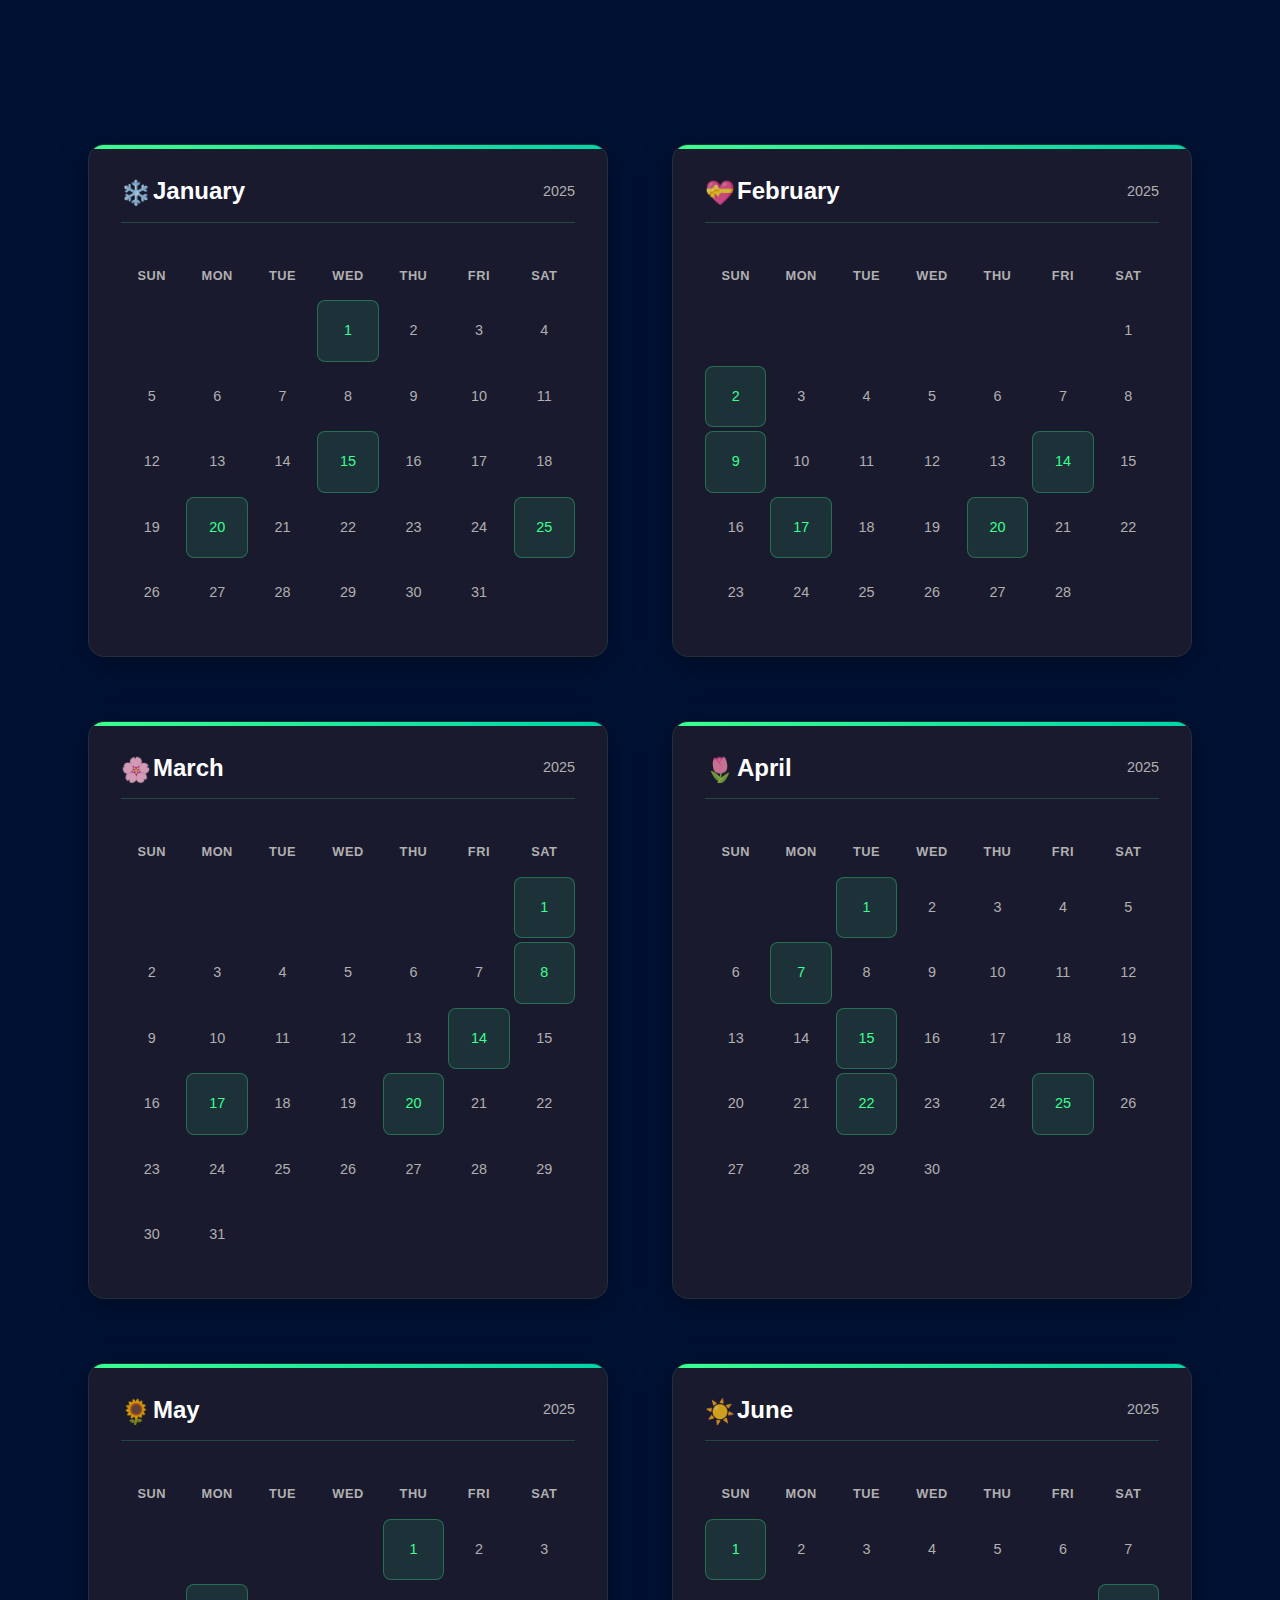
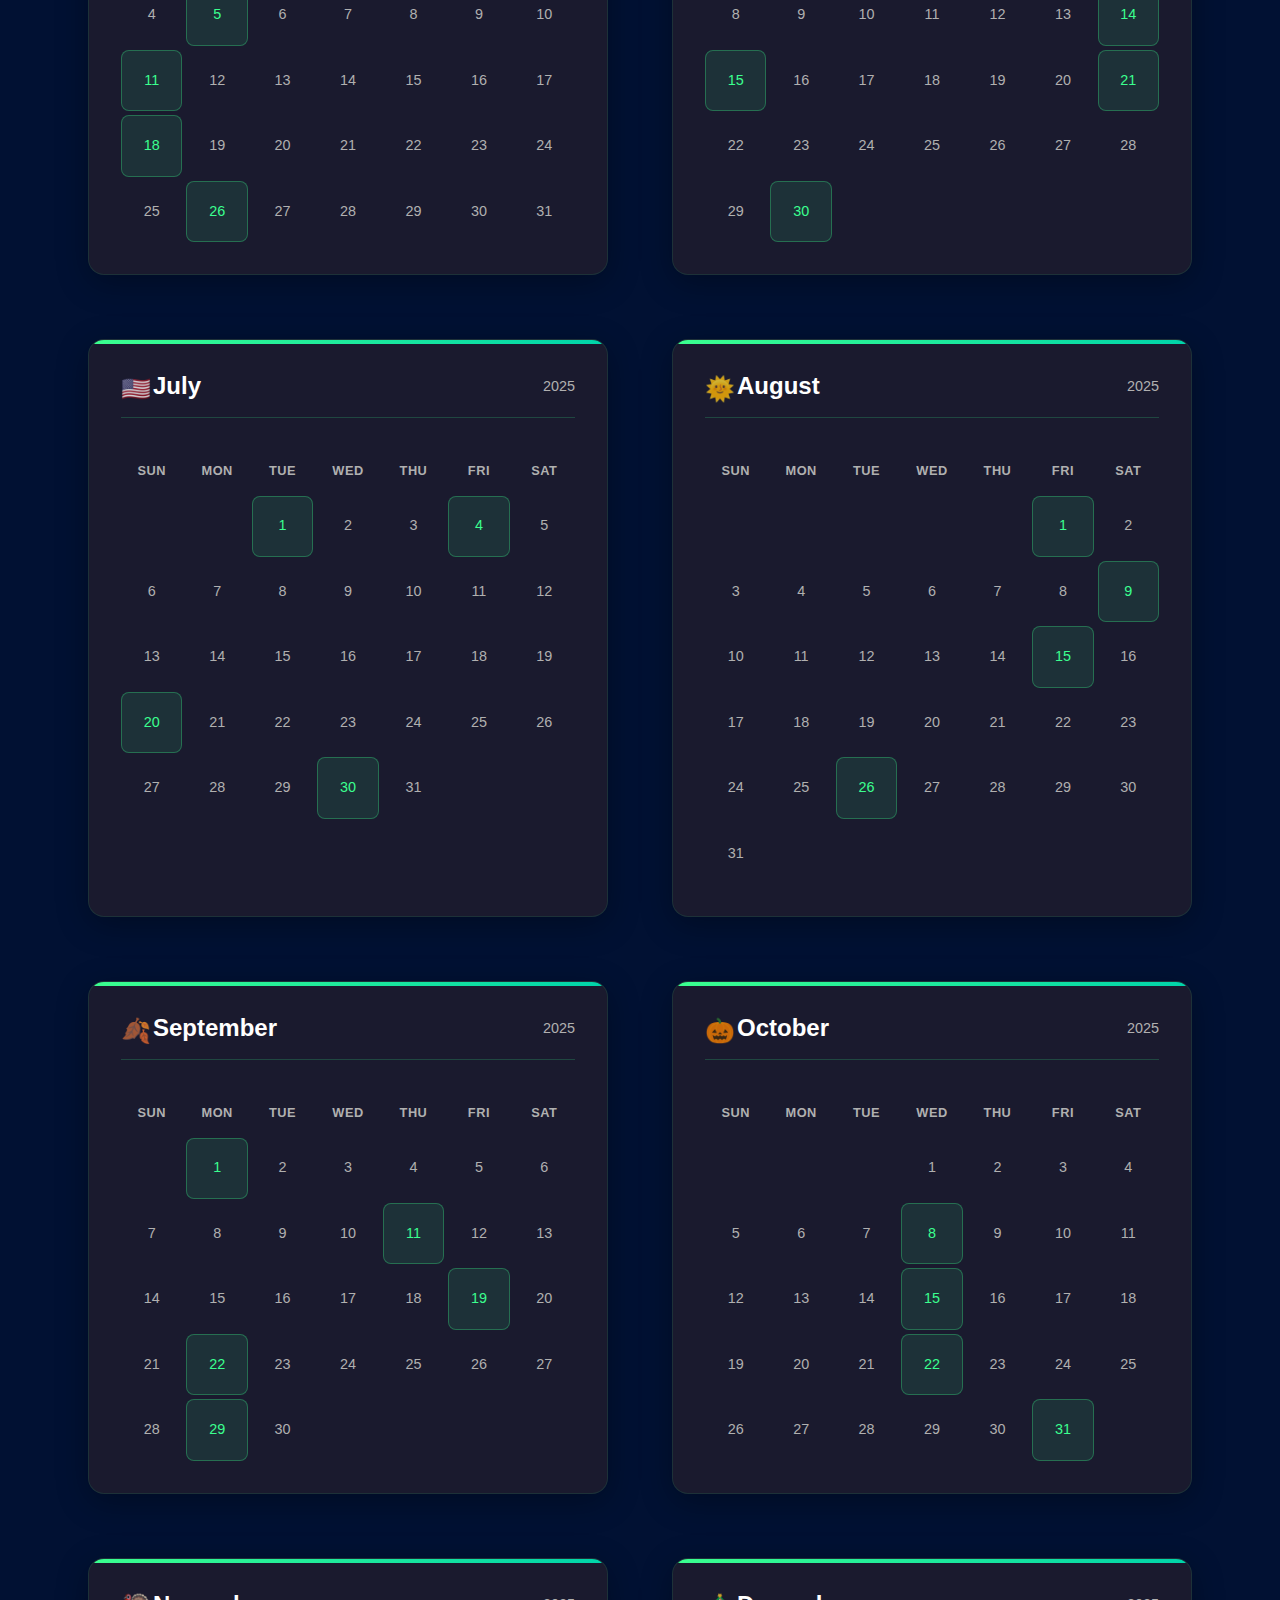
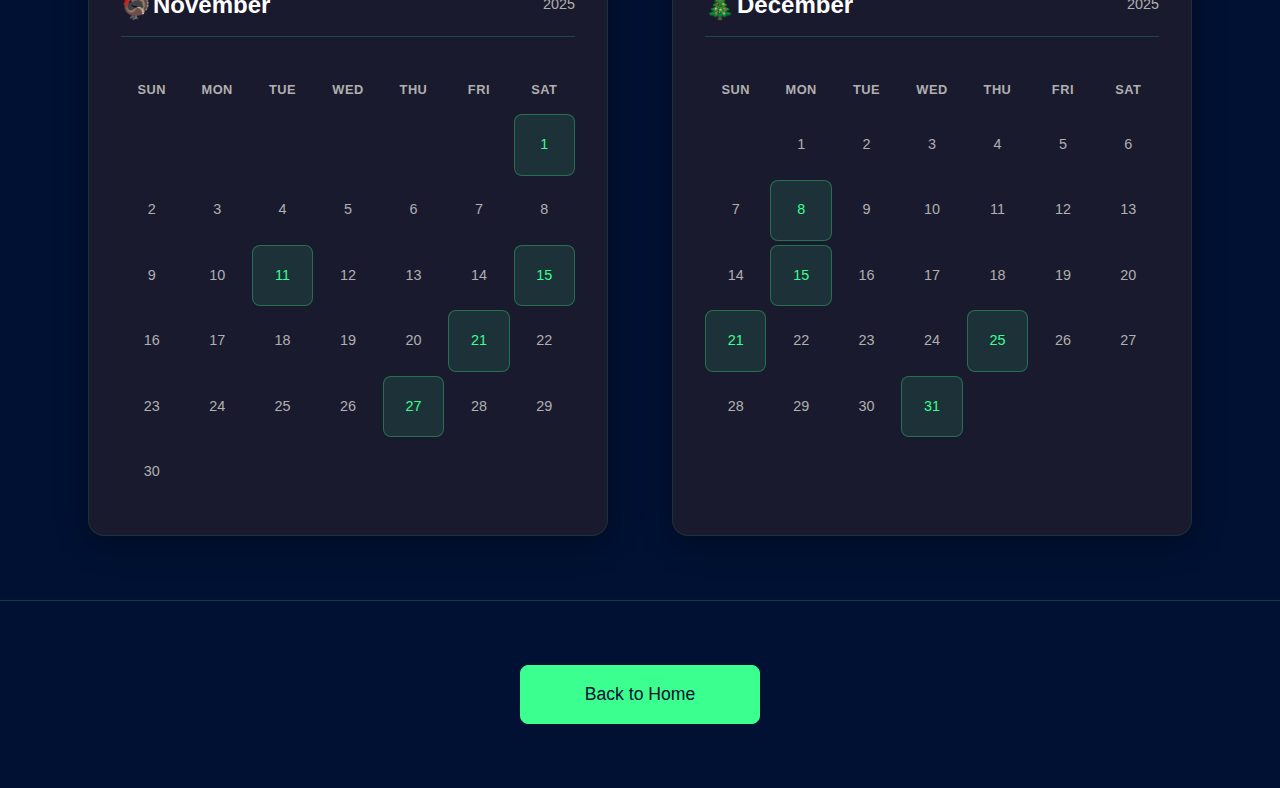
<file: calendar.html>
<!DOCTYPE html>
<html lang="en">
<head>
    <meta charset="UTF-8">
    <meta name="viewport" content="width=device-width, initial-scale=1.0, maximum-scale=1.0, user-scalable=no">
    <title>Fencing Business Marketing Calendar 2025 | Fencode Studio</title>
    <meta name="description" content="Interactive marketing calendar for fencing businesses. Get daily inspiration for social media posts, promotions, and content ideas throughout 2025.">
    <meta name="keywords" content="fencing business calendar, marketing calendar, social media calendar, fence company promotions, business marketing ideas">
    <meta name="author" content="Fencode Studio">
    <meta name="robots" content="index, follow">
    <meta name="language" content="en">
    <meta name="revisit-after" content="7 days">
    <link rel="canonical" href="https://fencodestudio.com/calendar.html">
    <link rel="sitemap" type="application/xml" title="Sitemap" href="https://fencodestudio.com/sitemap.xml">
    
    <!-- Open Graph / Facebook -->
    <meta property="og:type" content="website">
    <meta property="og:url" content="https://fencodestudio.com/calendar.html">
    <meta property="og:title" content="Fencing Business Marketing Calendar 2025 | Fencode Studio">
    <meta property="og:description" content="Interactive marketing calendar for fencing businesses. Get daily inspiration for social media posts, promotions, and content ideas throughout 2025.">
    <meta property="og:image" content="https://fencodestudio.com/Pictures/opengraphFencode.jpg">
    
    <!-- Twitter -->
    <meta property="twitter:card" content="summary_large_image">
    <meta property="twitter:url" content="https://fencodestudio.com/calendar.html">
    <meta property="twitter:title" content="Fencing Business Marketing Calendar 2025 | Fencode Studio">
    <meta property="twitter:description" content="Interactive marketing calendar for fencing businesses. Get daily inspiration for social media posts, promotions, and content ideas throughout 2025.">
    <meta property="twitter:image" content="https://fencodestudio.com/Pictures/opengraphFencode.jpg">
    
    <!-- Favicon -->
    <link rel="apple-touch-icon" sizes="180x180" href="favicon_io/apple-touch-icon.png">
    <link rel="icon" type="image/png" sizes="32x32" href="favicon_io/favicon-32x32.png">
    <link rel="icon" type="image/png" sizes="16x16" href="favicon_io/favicon-16x16.png">
    <link rel="manifest" href="favicon_io/site.webmanifest">
    
    <!-- Preconnect for performance -->
    <link rel="preconnect" href="https://fonts.googleapis.com">
    <link rel="preconnect" href="https://fonts.gstatic.com" crossorigin>
    <link rel="preconnect" href="https://assets.calendly.com">
    
    <!-- Fonts -->
    <link href="https://fonts.googleapis.com/css2?family=Inter:wght@300;400;500;600;700&display=swap" rel="stylesheet">
    
    <!-- Styles -->
    <link rel="stylesheet" href="styles.css">
    <link rel="stylesheet" href="calendar-styles.css">
    
    <!-- JSON-LD Structured Data -->
    <script type="application/ld+json">
    {
        "@context": "https://schema.org",
        "@type": "Organization",
        "name": "Fencode Studio",
        "url": "https://fencodestudio.com",
        "logo": "https://fencodestudio.com/Pictures/logosauglovima.png",
        "description": "Professional web design agency specializing in modern websites for fencing companies",
        "address": {
            "@type": "PostalAddress",
            "addressCountry": "US"
        },
        "contactPoint": {
            "@type": "ContactPoint",
            "email": "contact@fencodestudio.com",
            "contactType": "customer service"
        },
        "sameAs": [
            "https://fencodestudio.com"
        ]
    }
    </script>
</head>
<body>
    <!-- Calendar Container -->
    <section class="calendar-section" aria-label="Interactive Calendar">
        <div class="container">
            <div class="calendar-grid" id="calendar-grid">
                <!-- Calendar months will be generated by JavaScript -->
            </div>
        </div>
    </section>

    <!-- Back to Home Button -->
    <div class="back-to-home-container">
        <a href="index.html" class="btn btn-primary">Back to Home</a>
    </div>

    <!-- Event Modal -->
    <div class="event-modal" id="event-modal">
        <div class="event-modal-overlay" id="event-modal-overlay"></div>
        <div class="event-modal-container">
            <div class="event-modal-header">
                <h3 class="event-modal-title" id="event-modal-title"></h3>
                <button class="event-modal-close" id="event-modal-close" aria-label="Close event details">&times;</button>
            </div>
            <div class="event-modal-content">
                <div class="event-date" id="event-date"></div>
                <div class="event-description" id="event-description"></div>
            </div>
        </div>
    </div>

    <!-- Scripts -->
    <script src="script.js"></script>
    <script src="calendar-script.js"></script>
</body>
</html>
</file>
<file: calendar-styles.css>
/* Calendar Page Styles */
:root {
    --calendar-bg: #011133;
    --calendar-accent: #3bff8f;
    --calendar-text: #ffffff;
    --calendar-text-secondary: #b0b0b0;
    --calendar-border: #1a1a2e;
    --calendar-hover: #16213e;
    --calendar-shadow: rgba(0, 0, 0, 0.3);
}



/* Calendar Section */
.calendar-section {
    background: var(--calendar-bg);
    padding: var(--spacing-xl) 0;
    min-height: 100vh;
    margin-top: 80px;
}


/* Calendar Grid */
.calendar-grid {
    display: grid;
    grid-template-columns: repeat(auto-fit, minmax(350px, 1fr));
    gap: var(--spacing-xl);
    max-width: 1400px;
    margin: 0 auto;
    padding: 0 var(--spacing-lg);
}

/* Month Card */
.month-card {
    background: var(--calendar-border);
    border-radius: 16px;
    padding: var(--spacing-lg);
    box-shadow: 0 8px 32px var(--calendar-shadow);
    border: 1px solid rgba(59, 255, 143, 0.1);
    transition: all 0.3s ease;
    position: relative;
    overflow: hidden;
}

.month-card::before {
    content: '';
    position: absolute;
    top: 0;
    left: 0;
    right: 0;
    height: 4px;
    background: linear-gradient(90deg, var(--calendar-accent), #00d4aa);
}

.month-card:hover {
    transform: translateY(-4px);
    box-shadow: 0 12px 40px var(--calendar-shadow);
    border-color: rgba(59, 255, 143, 0.3);
}

.month-header {
    display: flex;
    align-items: center;
    justify-content: space-between;
    margin-bottom: var(--spacing-lg);
    padding-bottom: var(--spacing-md);
    border-bottom: 1px solid rgba(59, 255, 143, 0.2);
}

.month-title {
    font-size: 1.5rem;
    font-weight: 600;
    color: var(--calendar-text);
    display: flex;
    align-items: center;
    gap: var(--spacing-sm);
}

.month-icon {
    width: 24px;
    height: 24px;
    opacity: 0.8;
}

.month-year {
    color: var(--calendar-text-secondary);
    font-size: 0.9rem;
}

/* Days Grid */
.days-grid {
    display: grid;
    grid-template-columns: repeat(7, 1fr);
    gap: 4px;
}

.day-header {
    text-align: center;
    font-size: 0.8rem;
    font-weight: 600;
    color: var(--calendar-text-secondary);
    padding: var(--spacing-sm);
    text-transform: uppercase;
    letter-spacing: 0.5px;
}

.day-cell {
    aspect-ratio: 1;
    display: flex;
    align-items: center;
    justify-content: center;
    border-radius: 8px;
    cursor: pointer;
    transition: all 0.2s ease;
    position: relative;
    font-size: 0.9rem;
    font-weight: 500;
    color: var(--calendar-text-secondary);
    background: transparent;
    border: 1px solid transparent;
}

.day-cell:hover {
    background: var(--calendar-hover);
    color: var(--calendar-text);
    transform: scale(1.05);
}

.day-cell.has-event {
    background: rgba(59, 255, 143, 0.1);
    color: var(--calendar-accent);
    border-color: rgba(59, 255, 143, 0.3);
}

.day-cell.has-event:hover {
    background: rgba(59, 255, 143, 0.2);
    transform: scale(1.1);
}

.day-cell.other-month {
    opacity: 0.3;
    cursor: default;
}

.day-cell.other-month:hover {
    transform: none;
    background: transparent;
}

.day-cell.today {
    background: var(--calendar-accent);
    color: var(--calendar-bg);
    font-weight: 700;
}

.day-cell.today:hover {
    background: var(--calendar-accent);
    transform: scale(1.1);
}

/* Event Modal */
.event-modal {
    position: fixed;
    top: 0;
    left: 0;
    width: 100%;
    height: 100%;
    z-index: 1000;
    display: none;
    align-items: center;
    justify-content: center;
    padding: var(--spacing-lg);
}

.event-modal.active {
    display: flex;
}

.event-modal-overlay {
    position: absolute;
    top: 0;
    left: 0;
    width: 100%;
    height: 100%;
    background: rgba(1, 17, 51, 0.9);
    backdrop-filter: blur(8px);
}

.event-modal-container {
    position: relative;
    background: var(--calendar-border);
    border-radius: 16px;
    max-width: 500px;
    width: 100%;
    max-height: 80vh;
    overflow: hidden;
    border: 1px solid rgba(59, 255, 143, 0.3);
    box-shadow: 0 20px 60px rgba(0, 0, 0, 0.5);
    animation: modalSlideIn 0.3s ease;
}

@keyframes modalSlideIn {
    from {
        opacity: 0;
        transform: scale(0.9) translateY(-20px);
    }
    to {
        opacity: 1;
        transform: scale(1) translateY(0);
    }
}

.event-modal-header {
    display: flex;
    align-items: center;
    justify-content: space-between;
    padding: var(--spacing-lg);
    border-bottom: 1px solid rgba(59, 255, 143, 0.2);
}

.event-modal-title {
    color: var(--calendar-text);
    font-size: 1.5rem;
    font-weight: 600;
    margin: 0;
}

.event-modal-close {
    background: none;
    border: none;
    color: var(--calendar-text-secondary);
    font-size: 2rem;
    cursor: pointer;
    padding: 0;
    width: 32px;
    height: 32px;
    display: flex;
    align-items: center;
    justify-content: center;
    border-radius: 50%;
    transition: all 0.2s ease;
}

.event-modal-close:hover {
    background: var(--calendar-hover);
    color: var(--calendar-text);
}

.event-modal-content {
    padding: var(--spacing-lg);
}

.event-date {
    color: var(--calendar-accent);
    font-size: 1.1rem;
    font-weight: 600;
    margin-bottom: var(--spacing-md);
}

.event-description {
    color: var(--calendar-text);
    font-size: 1rem;
    line-height: 1.6;
    margin-bottom: var(--spacing-lg);
}



/* Back to Home Button */
.back-to-home-container {
    background: var(--calendar-bg);
    padding: var(--spacing-xl) 0;
    text-align: center;
    border-top: 1px solid rgba(59, 255, 143, 0.2);
}

.back-to-home-container .btn {
    font-size: 1.1rem;
    padding: var(--spacing-md) var(--spacing-xl);
    border-radius: 8px;
    text-decoration: none;
    display: inline-block;
    transition: all 0.3s ease;
}

.back-to-home-container .btn:hover {
    transform: translateY(-2px);
    box-shadow: 0 8px 25px rgba(59, 255, 143, 0.3);
}

/* Responsive Design */
@media (max-width: 768px) {
    
    
    .calendar-grid {
        grid-template-columns: 1fr;
        gap: var(--spacing-lg);
        padding: 0 var(--spacing-md);
    }
    
    .month-card {
        padding: var(--spacing-md);
    }
    
    .month-title {
        font-size: 1.25rem;
    }
    
    .day-cell {
        font-size: 0.8rem;
    }
    
    .event-modal-container {
        margin: var(--spacing-md);
        max-height: 90vh;
    }
}

@media (max-width: 480px) {
    
    
    .month-header {
        flex-direction: column;
        gap: var(--spacing-sm);
        text-align: center;
    }
    
    .day-cell {
        font-size: 0.75rem;
    }
    
    .event-modal-header {
        padding: var(--spacing-md);
    }
    
    .event-modal-content {
        padding: var(--spacing-md);
    }
}

/* Print Styles for PDF */
@media print {
    .calendar-hero {
        min-height: auto;
        padding: var(--spacing-lg) 0;
    }
    
    .calendar-hero-buttons {
        display: none;
    }
    
    .calendar-grid {
        grid-template-columns: repeat(3, 1fr);
        gap: var(--spacing-md);
    }
    
    .month-card {
        break-inside: avoid;
        box-shadow: none;
        border: 1px solid #ccc;
    }
    
    .month-card:hover {
        transform: none;
    }
    
    .day-cell:hover {
        transform: none;
    }
    
    .event-modal {
        display: none !important;
    }
}
</file>
<file: styles.css>
/* CSS Reset and Base Styles */
* {
    margin: 0;
    padding: 0;
    box-sizing: border-box;
}

/* Performance Optimizations */
html {
    scroll-behavior: smooth;
    -webkit-font-smoothing: antialiased;
    -moz-osx-font-smoothing: grayscale;
}

img {
    max-width: 100%;
    height: auto;
    loading: lazy;
}

/* Critical CSS for above-the-fold content */
.hero {
    contain: layout style paint;
}

.navbar {
    contain: layout style;
}

*:focus {
    outline: none !important;
}

*:focus-visible {
    outline: none !important;
}

html {
    overflow-x: hidden;
    width: 100%;
    max-width: 100vw;
    height: 100%;
}

body {
    font-family: var(--font-family);
    font-weight: var(--font-weight-normal);
    font-size: 1rem;
    line-height: 160%;
    color: var(--text-secondary);
    background-color: var(--primary-dark);
    overflow-x: hidden;
    width: 100%;
    max-width: 100vw;
    min-height: 100vh;
}

:root {
    /* Colors from JSON design system */
    --primary-dark: #011133;
    --secondary-dark: #0B1E40;
    --accent-green: #3BFF8F;
    --accent-blue: #3B8FFF;
    --background-light: #FFFFFF;
    --text-primary: #FFFFFF;
    --text-secondary: #AAB6C5;
    --border-light: #E5E5E5;
    
    /* Typography */
    --font-family: 'Poppins', sans-serif;
    --font-weight-normal: 400;
    --font-weight-medium: 500;
    --font-weight-semibold: 600;
    --font-weight-bold: 700;
    
    /* Spacing scale */
    --spacing-xs: 4px;
    --spacing-sm: 8px;
    --spacing-md: 16px;
    --spacing-lg: 32px;
    --spacing-xl: 64px;
    
    /* Transitions */
    --transition: 200ms ease-in-out;
}

body {
    font-family: var(--font-family);
    font-weight: var(--font-weight-normal);
    font-size: 1rem;
    line-height: 160%;
    color: var(--text-secondary);
    background-color: var(--primary-dark);
    overflow-x: hidden;
    width: 100%;
    max-width: 100vw;
}

/* Typography */
h1, h2, h3, h4, h5, h6 {
    font-weight: var(--font-weight-bold);
    line-height: 120%;
    color: var(--text-primary);
}

h1 {
    font-size: 3rem;
}

h2 {
    font-size: 2.25rem;
}

h3 {
    font-size: 1.5rem;
}

.highlight {
    color: var(--accent-green);
}

/* Container */
.container {
    max-width: 1200px;
    margin: 0 auto;
    padding: 0 var(--spacing-md);
}

/* Navigation */
.navbar {
    position: fixed;
    top: 0;
    width: 100%;
    background: rgba(1, 17, 51, 0.95);
    backdrop-filter: blur(20px);
    z-index: 1000;
    transition: all 0.3s ease;
    border-bottom: 1px solid rgba(59, 255, 143, 0.1);
}

.nav-container {
    max-width: 1200px;
    margin: 0 auto;
    padding: 0 var(--spacing-md);
    display: flex;
    justify-content: space-between;
    align-items: center;
    height: 80px;
}

.nav-logo {
    display: flex;
    align-items: center;
    gap: var(--spacing-sm);
    transition: transform 0.3s ease;
}

.nav-logo:hover {
    transform: scale(1.05);
}

.logo {
    height: 45px;
    width: auto;
    transition: all 0.3s ease;
}

.logo-text {
    font-size: 1.6rem;
    font-weight: var(--font-weight-bold);
    color: var(--text-primary);
    letter-spacing: -0.5px;
}

.nav-menu {
    display: flex;
    gap: var(--spacing-lg);
    align-items: center;
}

.nav-link {
    color: var(--text-secondary);
    text-decoration: none;
    font-weight: var(--font-weight-medium);
    font-size: 1rem;
    padding: 8px 16px;
    border-radius: 8px;
    transition: all 0.3s ease;
    position: relative;
    overflow: hidden;
    outline: none;
    border: none;
}

.nav-link::before {
    content: '';
    position: absolute;
    top: 0;
    left: -100%;
    width: 100%;
    height: 100%;
    background: linear-gradient(90deg, transparent, rgba(59, 255, 143, 0.1), transparent);
    transition: left 0.5s ease;
}

.nav-link:hover::before {
    left: 100%;
}

.nav-link:hover {
    color: var(--accent-green);
    background: rgba(59, 255, 143, 0.1);
    transform: translateY(-2px);
}

.nav-link.active {
    color: var(--accent-green);
    background: rgba(59, 255, 143, 0.15);
}

/* Hamburger Menu */
.hamburger {
    display: none;
    flex-direction: column;
    cursor: pointer;
    gap: 5px;
    padding: 8px;
    border-radius: 8px;
    transition: all 0.3s ease;
    background: transparent;
    border: none;
}

.hamburger:hover {
    background: rgba(59, 255, 143, 0.1);
}

.bar {
    width: 28px;
    height: 3px;
    background: var(--text-primary);
    border-radius: 2px;
    transition: all 0.3s ease;
    transform-origin: center;
}

/* Buttons */
.btn {
    display: inline-block;
    padding: 12px 24px;
    border-radius: 8px;
    text-decoration: none;
    font-weight: var(--font-weight-medium);
    transition: var(--transition);
    border: none;
    cursor: pointer;
    font-size: 1rem;
}

.btn-primary {
    background: var(--accent-green);
    color: var(--primary-dark);
    border: 1px solid var(--accent-green);
}

.btn-primary:hover {
    background: transparent;
    color: var(--accent-green);
    border-color: var(--accent-green);
    transform: translateY(-2px);
}

.btn-secondary {
    background: transparent;
    color: var(--accent-green);
    border: 1px solid var(--accent-green);
}

.btn-secondary:hover {
    background: var(--accent-green);
    color: var(--primary-dark);
    transform: translateY(-2px);
}

/* Hero Section */
.hero {
    min-height: 100vh;
    background: linear-gradient(135deg, var(--primary-dark) 0%, var(--secondary-dark) 100%);
    display: flex;
    align-items: center;
    justify-content: center;
    position: relative;
    overflow: hidden;
    width: 100%;
    max-width: 100vw;
}

.hero::before {
    content: '';
    position: absolute;
    top: 0;
    left: 0;
    right: 0;
    bottom: 0;
    background: url('data:image/svg+xml,<svg xmlns="http://www.w3.org/2000/svg" viewBox="0 0 100 100"><defs><pattern id="grid" width="10" height="10" patternUnits="userSpaceOnUse"><path d="M 10 0 L 0 0 0 10" fill="none" stroke="%233BFF8F" stroke-width="0.5" opacity="0.1"/></pattern></defs><rect width="100" height="100" fill="url(%23grid)"/></svg>');
    opacity: 0.3;
}

.hero-container {
    text-align: center;
    z-index: 2;
    position: relative;
    max-width: 800px;
    padding: 0 var(--spacing-md);
    height: 100vh;
    display: flex;
    flex-direction: column;
    justify-content: center;
    align-items: center;
}

.hero-title {
    margin-bottom: var(--spacing-lg);
    animation: fadeInUp 1s ease-out;
}

.hero-subtitle {
    font-size: 1.2rem;
    margin-bottom: var(--spacing-xl);
    color: var(--text-secondary);
    animation: fadeInUp 1s ease-out 0.2s both;
}

.hero-buttons {
    display: flex;
    gap: var(--spacing-md);
    justify-content: center;
    margin-bottom: var(--spacing-xl);
    animation: fadeInUp 1s ease-out 0.4s both;
}

.scroll-indicator {
    position: absolute;
    bottom: 30px;
    left: 0;
    right: 0;
    display: flex;
    flex-direction: column;
    align-items: center;
    gap: var(--spacing-sm);
    color: var(--text-secondary);
    font-size: 0.9rem;
    animation: fadeInUp 1s ease-out 0.6s both;
    z-index: 10;
    width: auto;
    text-align: center;
}

.scroll-indicator span {
    transform: translateX(-8px);
}

.scroll-arrow {
    width: 20px;
    height: 20px;
    border-right: 2px solid var(--accent-green);
    border-bottom: 2px solid var(--accent-green);
    transform: rotate(45deg);
    animation: bounce 2s infinite;
}

/* About Section */
.about {
    padding: var(--spacing-xl) 0;
    background: var(--primary-dark);
}

.about-content {
    display: grid;
    grid-template-columns: 1fr 1fr;
    gap: var(--spacing-xl);
    align-items: center;
}

.team-image {
    width: 100%;
    height: 400px;
    object-fit: cover;
    border-radius: 12px;
    box-shadow: 0 20px 40px rgba(0, 0, 0, 0.3);
}

.about-text {
    padding-left: var(--spacing-lg);
}

.section-title {
    margin-bottom: var(--spacing-lg);
    text-align: center;
}

.about-description {
    margin-bottom: var(--spacing-md);
    font-size: 1.1rem;
}

.about-stats {
    display: grid;
    grid-template-columns: repeat(3, 1fr);
    gap: var(--spacing-md);
    margin-top: var(--spacing-lg);
}

.stat {
    text-align: center;
    padding: var(--spacing-md);
    background: var(--secondary-dark);
    border-radius: 8px;
}

.stat h3 {
    font-size: 2rem;
    color: var(--accent-green);
    margin-bottom: var(--spacing-xs);
}

.stat p {
    font-size: 0.9rem;
    color: var(--text-secondary);
}

/* Value Statement Section */
.value-statement {
    padding: var(--spacing-xl) 0;
    background: var(--secondary-dark);
    text-align: center;
}

.value-quote {
    font-size: 2rem;
    font-weight: var(--font-weight-bold);
    color: var(--text-primary);
    margin-bottom: var(--spacing-lg);
    font-style: italic;
    position: relative;
}

.value-quote::before,
.value-quote::after {
    content: '"';
    font-size: 3rem;
    color: var(--accent-green);
    position: absolute;
    top: -10px;
}

.value-quote::before {
    left: -30px;
}

.value-quote::after {
    right: -30px;
}

.value-text {
    font-size: 1.2rem;
    color: var(--text-secondary);
    max-width: 600px;
    margin: 0 auto;
}

/* Services Section */
.services {
    padding: var(--spacing-xl) 0;
    background: var(--primary-dark);
}

.services-grid {
    display: grid;
    grid-template-columns: repeat(3, 1fr);
    gap: var(--spacing-lg);
    margin-top: var(--spacing-lg);
}

.service-card {
    background: var(--secondary-dark);
    padding: var(--spacing-lg);
    border-radius: 12px;
    text-align: center;
    transition: var(--transition);
    border: 1px solid transparent;
}

.service-card:hover {
    transform: translateY(-5px);
    border-color: var(--accent-green);
    box-shadow: 0 20px 40px rgba(59, 255, 143, 0.1);
}

.service-icon {
    width: 60px;
    height: 60px;
    margin: 0 auto var(--spacing-md);
    color: var(--accent-green);
}

.service-icon svg {
    width: 100%;
    height: 100%;
}

.service-card h3 {
    margin-bottom: var(--spacing-md);
    color: var(--text-primary);
}

.service-card p {
    color: var(--text-secondary);
    line-height: 160%;
}

/* Projects Section */
.projects {
    padding: var(--spacing-xl) 0;
    background: var(--secondary-dark);
}

.projects-grid {
    display: grid;
    grid-template-columns: repeat(3, 1fr);
    gap: var(--spacing-lg);
    margin-top: var(--spacing-lg);
}

.project-card {
    background: var(--primary-dark);
    border-radius: 12px;
    overflow: hidden;
    transition: var(--transition);
    box-shadow: 0 10px 30px rgba(0, 0, 0, 0.2);
}

.project-card:hover {
    transform: translateY(-5px);
    box-shadow: 0 15px 35px rgba(0, 0, 0, 0.2);
    transition: transform 0.2s ease, box-shadow 0.2s ease;
}

.project-image {
    height: 250px;
    overflow: hidden;
    display: flex;
    align-items: center;
    justify-content: center;
}

.project-image img {
    width: 100%;
    height: auto;
    max-height: 100%;
    object-fit: contain;
    transition: var(--transition);
}

.project-card:hover .project-image img {
    transform: scale(1.02);
    transition: transform 0.3s ease;
}

.project-content {
    padding: var(--spacing-lg);
}

.project-content h3 {
    margin-bottom: var(--spacing-md);
    color: var(--text-primary);
}

.project-content p {
    margin-bottom: var(--spacing-md);
    color: var(--text-secondary);
}

/* Contact Section */
.contact {
    padding: var(--spacing-xl) 0;
    background: var(--accent-green);
    color: var(--primary-dark);
}

.contact .section-title {
    color: var(--primary-dark);
    margin-bottom: var(--spacing-lg);
}

.contact-content {
    display: grid;
    grid-template-columns: 1fr 1fr;
    gap: var(--spacing-xl);
    align-items: start;
}

.contact-info h3 {
    color: var(--primary-dark);
    margin-bottom: var(--spacing-md);
    font-size: 1.5rem;
}

.contact-info p {
    color: var(--primary-dark);
    margin-bottom: var(--spacing-lg);
    opacity: 0.8;
}

.contact-details {
    display: flex;
    flex-direction: column;
    gap: var(--spacing-md);
}

.contact-item {
    display: flex;
    align-items: center;
    gap: var(--spacing-md);
    color: var(--primary-dark);
}

.contact-item svg {
    width: 20px;
    height: 20px;
}

/* Contact Form */
.calendly-container {
    background: var(--background-light);
    padding: var(--spacing-lg);
    border-radius: 12px;
    box-shadow: 0 10px 30px rgba(0, 0, 0, 0.1);
    width: 100%;
    max-width: 100%;
    overflow: hidden;
}

.calendly-inline-widget {
    width: 100% !important;
    min-width: 320px !important;
    height: 700px !important;
    border-radius: 8px;
    overflow: hidden;
}

/* Loading spinner animation */
@keyframes spin {
    0% { transform: rotate(0deg); }
    100% { transform: rotate(360deg); }
}

/* Footer */
.footer {
    background: var(--primary-dark);
    padding: var(--spacing-xl) 0 var(--spacing-md);
    border-top: 1px solid var(--secondary-dark);
}

.footer-content {
    text-align: center;
    margin-bottom: var(--spacing-lg);
}

.footer-logo {
    display: flex;
    align-items: center;
    justify-content: center;
    gap: var(--spacing-sm);
    margin-bottom: var(--spacing-md);
}

.footer-text {
    color: var(--text-secondary);
    margin-bottom: var(--spacing-md);
    font-style: italic;
}

.footer-links {
    display: flex;
    justify-content: center;
    gap: var(--spacing-lg);
}

.footer-links a {
    color: var(--text-secondary);
    text-decoration: none;
    transition: var(--transition);
}

.footer-links a:hover {
    color: var(--accent-green);
}

.footer-bottom {
    text-align: center;
    padding-top: var(--spacing-md);
    border-top: 1px solid var(--secondary-dark);
    color: var(--text-secondary);
    font-size: 0.9rem;
}

/* Animations */
@keyframes fadeInUp {
    from {
        opacity: 0;
        transform: translateY(30px);
    }
    to {
        opacity: 1;
        transform: translateY(0);
    }
}

@keyframes bounce {
    0%, 20%, 50%, 80%, 100% {
        transform: translateX(-50%) translateY(0) rotate(45deg);
    }
    40% {
        transform: translateX(-50%) translateY(-10px) rotate(45deg);
    }
    60% {
        transform: translateX(-50%) translateY(-5px) rotate(45deg);
    }
}

/* Responsive Design */
@media (max-width: 768px) {
    /* Prevent horizontal scrolling */
    html, body {
        overflow-x: hidden;
        width: 100%;
        max-width: 100vw;
        position: relative;
    }
    
    .container {
        padding: 0 15px;
        max-width: 100%;
        width: 100%;
        margin: 0 auto;
    }
    
    .nav-container {
        padding: 0 15px;
        max-width: 100%;
    }
    
    .hamburger {
        display: flex;
    }
    
    .nav-menu {
        position: fixed;
        top: 80px;
        left: 0;
        right: 0;
        bottom: 0;
        background: rgba(1, 17, 51, 0.98);
        backdrop-filter: blur(20px);
        border-top: 1px solid rgba(59, 255, 143, 0.1);
        transform: translateY(-100%);
        opacity: 0;
        visibility: hidden;
        transition: all 0.4s cubic-bezier(0.4, 0, 0.2, 1);
        padding: 20px;
        z-index: 999;
        overflow-y: auto;
        display: grid;
        grid-template-columns: 1fr 1fr;
        gap: 15px;
        align-items: start;
    }
    
    .nav-menu.active {
        transform: translateY(0);
        opacity: 1;
        visibility: visible;
        height: calc(100vh - 80px);
    }
    
    .nav-menu a {
        display: block;
        padding: 15px 20px;
        border-radius: 12px;
        font-size: 1rem;
        font-weight: 500;
        text-align: center;
        transition: all 0.3s ease;
        transform: translateY(20px);
        opacity: 0;
        outline: none;
        border: none;
    }
    
    .nav-menu.active a {
        transform: translateY(0);
        opacity: 1;
    }
    
    .nav-menu.active a:nth-child(1) { transition-delay: 0.1s; }
    .nav-menu.active a:nth-child(2) { transition-delay: 0.2s; }
    .nav-menu.active a:nth-child(3) { transition-delay: 0.3s; }
    .nav-menu.active a:nth-child(4) { transition-delay: 0.4s; }
    
    .nav-menu a:hover {
        background: rgba(59, 255, 143, 0.15);
        transform: translateY(-2px);
        box-shadow: 0 8px 25px rgba(59, 255, 143, 0.2);
    }
    
    .hamburger.active .bar:nth-child(1) {
        transform: translateY(8px) rotate(45deg);
        background: var(--accent-green);
    }
    
    .hamburger.active .bar:nth-child(2) {
        opacity: 0;
        transform: scale(0);
    }
    
    .hamburger.active .bar:nth-child(3) {
        transform: translateY(-8px) rotate(-45deg);
        background: var(--accent-green);
    }
    
    h1 {
        font-size: 3rem;
        line-height: 1.2;
        word-wrap: break-word;
    }
    
    h2 {
        font-size: 1.75rem;
        line-height: 1.2;
    }
    
    .hero {
        min-height: 100vh;
        padding: 0;
        display: flex;
        align-items: center;
        justify-content: center;
    }
    
    .hero-container {
        padding: 0 15px;
        max-width: 100%;
        width: 100%;
        text-align: center;
        height: 100vh;
        display: flex;
        flex-direction: column;
        justify-content: center;
        align-items: center;
    }
    
    .hero-title {
        margin-bottom: 20px;
        padding: 0 10px;
    }
    
    .hero-subtitle {
        font-size: 1rem;
        margin-bottom: 30px;
        padding: 0 10px;
        line-height: 1.5;
    }
    
    .hero-buttons {
        flex-direction: column;
        align-items: center;
        gap: 15px;
        margin-bottom: 40px;
    }
    
    .btn {
        width: 100%;
        max-width: 280px;
        padding: 15px 24px;
        font-size: 1rem;
    }
    
    .scroll-indicator {
        position: absolute;
        bottom: 20px;
        left: 0;
        right: 0;
        display: flex;
        flex-direction: column;
        align-items: center;
        gap: 8px;
        color: var(--text-secondary);
        font-size: 0.8rem;
        z-index: 10;
        width: auto;
        text-align: center;
    }
    
    .scroll-indicator span {
        transform: translateX(-6px);
    }
    
    .about-content {
        grid-template-columns: 1fr;
        gap: 30px;
        padding: 0 15px;
    }
    
    .about-text {
        padding-left: 0;
        padding: 0 10px;
    }
    
    .about-stats {
        grid-template-columns: 1fr;
        gap: 15px;
    }
    
    .services-grid {
        grid-template-columns: 1fr;
        gap: 20px;
        padding: 0 15px;
    }
    
    .projects-grid {
        grid-template-columns: 1fr;
        gap: 20px;
        padding: 0 15px;
    }
    
    .contact-content {
        grid-template-columns: 1fr;
        gap: 30px;
        padding: 0 15px;
    }
    
    .footer-links {
        flex-direction: column;
        gap: var(--spacing-md);
    }
    
    .value-quote {
        font-size: 1.5rem;
        padding: 0 20px;
        line-height: 1.3;
    }
    
    .value-quote::before,
    .value-quote::after {
        font-size: 2rem;
    }
    
    .value-text {
        padding: 0 20px;
    }
}

@media (max-width: 480px) {
    /* Extra small mobile fixes */
    .container {
        padding: 0 10px;
    }
    
    .nav-container {
        padding: 0 10px;
    }
    
    .hero-container {
        padding: 0 10px;
    }
    
    h1 {
        font-size: 2.5rem;
        line-height: 1.2;
        padding: 0 5px;
    }
    
    h2 {
        font-size: 1.5rem;
        line-height: 1.2;
    }
    
    .hero-subtitle {
        font-size: 0.9rem;
        padding: 0 5px;
        line-height: 1.4;
    }
    
    .value-quote {
        font-size: 1.2rem;
        padding: 0 15px;
        line-height: 1.3;
    }
    
    .value-text {
        padding: 0 15px;
        font-size: 0.9rem;
    }
    
    .calendly-container {
        padding: 20px;
        margin: 0 10px;
    }
    
    .calendly-inline-widget {
        height: 600px !important;
    }
    
    /* Mobile button styling */
    .project-card .btn {
        text-align: center;
        width: 100%;
    }
    
    .scroll-indicator {
        bottom: 15px;
        font-size: 0.7rem;
    }
    
    .btn {
        padding: 12px 20px;
        font-size: 0.9rem;
    }
    
    /* Ensure all images are responsive */
    img {
        max-width: 100%;
        height: auto;
    }
    
    .about-content,
    .services-grid,
    .projects-grid,
    .contact-content {
        padding: 0 10px;
    }
    
    .service-card,
    .project-card {
        margin: 0 5px;
    }
    
    .nav-menu {
        grid-template-columns: 1fr;
        gap: 10px;
    }
}

/* Project Modal Styles */
.modal-overlay {
    position: fixed;
    top: 0;
    left: 0;
    width: 100%;
    height: 100%;
    background: rgba(0, 0, 0, 0.8);
    /* backdrop-filter: blur(5px); */ /* Removed for better performance */
    z-index: 2000;
    display: flex;
    align-items: center;
    justify-content: center;
    opacity: 0;
    visibility: hidden;
    transition: opacity 0.2s ease, visibility 0.2s ease;
    padding: var(--spacing-md);
    /* Optimize for performance */
    will-change: opacity, visibility;
}

.modal-overlay.active {
    opacity: 1;
    visibility: visible;
}

.modal-container {
    background: var(--primary-dark);
    border-radius: 16px;
    max-width: 900px;
    width: 100%;
    max-height: 95vh;
    overflow: hidden;
    transform: scale(0.9) translateY(20px);
    transition: transform 0.2s ease;
    box-shadow: 0 15px 30px rgba(0, 0, 0, 0.3);
    border: 1px solid rgba(59, 255, 143, 0.2);
    /* Optimize for performance */
    will-change: transform;
}

.modal-overlay.active .modal-container {
    transform: scale(1) translateY(0);
}

.modal-header {
    display: flex;
    justify-content: space-between;
    align-items: center;
    padding: var(--spacing-lg);
    border-bottom: 1px solid rgba(59, 255, 143, 0.1);
    background: rgba(59, 255, 143, 0.05);
}

.modal-title {
    color: var(--text-primary);
    font-size: 1.5rem;
    font-weight: var(--font-weight-bold);
    margin: 0;
}

.modal-close {
    background: none;
    border: none;
    color: var(--text-secondary);
    cursor: pointer;
    padding: var(--spacing-sm);
    border-radius: 8px;
    transition: all 0.2s ease;
    display: flex;
    align-items: center;
    justify-content: center;
}

.modal-close:hover {
    color: var(--accent-green);
    background: rgba(59, 255, 143, 0.1);
    transform: scale(1.1);
}

.modal-close svg {
    width: 20px;
    height: 20px;
}

.modal-content {
    padding: var(--spacing-lg);
    max-height: calc(95vh - 120px);
    overflow-y: auto;
    /* Optimize scrolling performance */
    -webkit-overflow-scrolling: touch;
    scroll-behavior: auto; /* Changed from smooth to auto for better performance */
    will-change: scroll-position;
    /* Force hardware acceleration */
    transform: translateZ(0);
    -webkit-transform: translateZ(0);
}

.case-study {
    color: var(--text-primary);
}

.case-study h3 {
    color: var(--accent-green);
    font-size: 1.25rem;
    margin-bottom: var(--spacing-md);
    font-weight: var(--font-weight-bold);
}

.case-study p {
    line-height: 1.6;
    margin-bottom: var(--spacing-md);
    color: var(--text-secondary);
}

.case-study .project-image {
    width: 100%;
    height: 300px;
    border-radius: 12px;
    overflow: hidden;
    margin-bottom: var(--spacing-lg);
    background: var(--secondary-dark);
    display: flex;
    align-items: center;
    justify-content: center;
}

.case-study .project-image img {
    width: 100%;
    height: 100%;
    object-fit: contain;
}

.case-study .stats-grid {
    display: grid;
    grid-template-columns: repeat(auto-fit, minmax(150px, 1fr));
    gap: var(--spacing-md);
    margin: var(--spacing-lg) 0;
}

.case-study .stat-item {
    text-align: center;
    padding: var(--spacing-md);
    background: rgba(59, 255, 143, 0.05);
    border-radius: 12px;
    border: 1px solid rgba(59, 255, 143, 0.1);
}

.case-study .stat-number {
    font-size: 2rem;
    font-weight: var(--font-weight-bold);
    color: var(--accent-green);
    display: block;
}

.case-study .stat-label {
    color: var(--text-secondary);
    font-size: 0.9rem;
    margin-top: var(--spacing-xs);
}

.case-study .tech-stack {
    display: flex;
    flex-wrap: wrap;
    gap: var(--spacing-sm);
    margin: var(--spacing-md) 0;
}

.case-study .tech-tag {
    background: rgba(59, 255, 143, 0.1);
    color: var(--accent-green);
    padding: var(--spacing-xs) var(--spacing-sm);
    border-radius: 20px;
    font-size: 0.85rem;
    border: 1px solid rgba(59, 255, 143, 0.2);
}

.case-study .testimonial-container {
    background: rgba(59, 255, 143, 0.05);
    border-radius: 12px;
    padding: var(--spacing-lg);
    border: 1px solid rgba(59, 255, 143, 0.1);
    margin-top: var(--spacing-md);
}

.case-study .testimonial-text {
    font-style: italic;
    color: var(--text-secondary);
    font-size: 1.1rem;
    line-height: 1.6;
    margin-bottom: var(--spacing-md);
}

.case-study .testimonial-author {
    display: flex;
    flex-direction: column;
    gap: 2px;
    border-top: 1px solid rgba(59, 255, 143, 0.2);
    padding-top: var(--spacing-md);
}

.case-study .author-name {
    color: var(--accent-green);
    font-weight: var(--font-weight-bold);
    font-size: 1rem;
}

.case-study .author-position {
    color: var(--text-primary);
    font-size: 0.9rem;
    font-weight: var(--font-weight-medium);
}

.case-study .author-company {
    color: var(--accent-blue);
    font-size: 0.9rem;
    font-weight: var(--font-weight-medium);
}

/* Mobile Modal Styles */
@media (max-width: 768px) {
    .modal-overlay {
        padding: var(--spacing-sm);
    }
    
    .modal-container {
        max-height: 98vh;
        border-radius: 12px;
    }
    
    .modal-header {
        padding: var(--spacing-md);
    }
    
    .modal-title {
        font-size: 1.25rem;
    }
    
    .modal-content {
        padding: var(--spacing-md);
        max-height: calc(98vh - 100px);
    }
    
    .case-study .project-image {
        height: 250px;
    }
    
    .case-study .stats-grid {
        grid-template-columns: repeat(2, 1fr);
        gap: var(--spacing-sm);
    }
    
    .case-study .stat-item {
        padding: var(--spacing-sm);
    }
    
    .case-study .stat-number {
        font-size: 1.5rem;
    }
}

@media (max-width: 480px) {
    .modal-overlay {
        padding: 10px;
    }
    
    .modal-container {
        border-radius: 8px;
    }
    
    .case-study .project-image {
        height: 200px;
    }
    
    .case-study .stats-grid {
        grid-template-columns: 1fr;
    }
    
    .case-study .tech-stack {
        justify-content: center;
    }
}

/* Performance optimizations */
html {
    scroll-behavior: auto; /* Changed from smooth for better performance */
}

/* Disable animations on low-end devices */
@media (prefers-reduced-motion: reduce) {
    * {
        animation-duration: 0.01ms !important;
        animation-iteration-count: 1 !important;
        transition-duration: 0.01ms !important;
    }
}

/* Force hardware acceleration for modal */
.modal-overlay,
.modal-container,
.modal-content {
    transform: translateZ(0);
    -webkit-transform: translateZ(0);
    backface-visibility: hidden;
    -webkit-backface-visibility: hidden;
}

/* Loading animation for images */
img {
    opacity: 0;
    animation: fadeIn 0.5s ease-in-out forwards;
}

@keyframes fadeIn {
    to {
        opacity: 1;
    }
}
</file>
